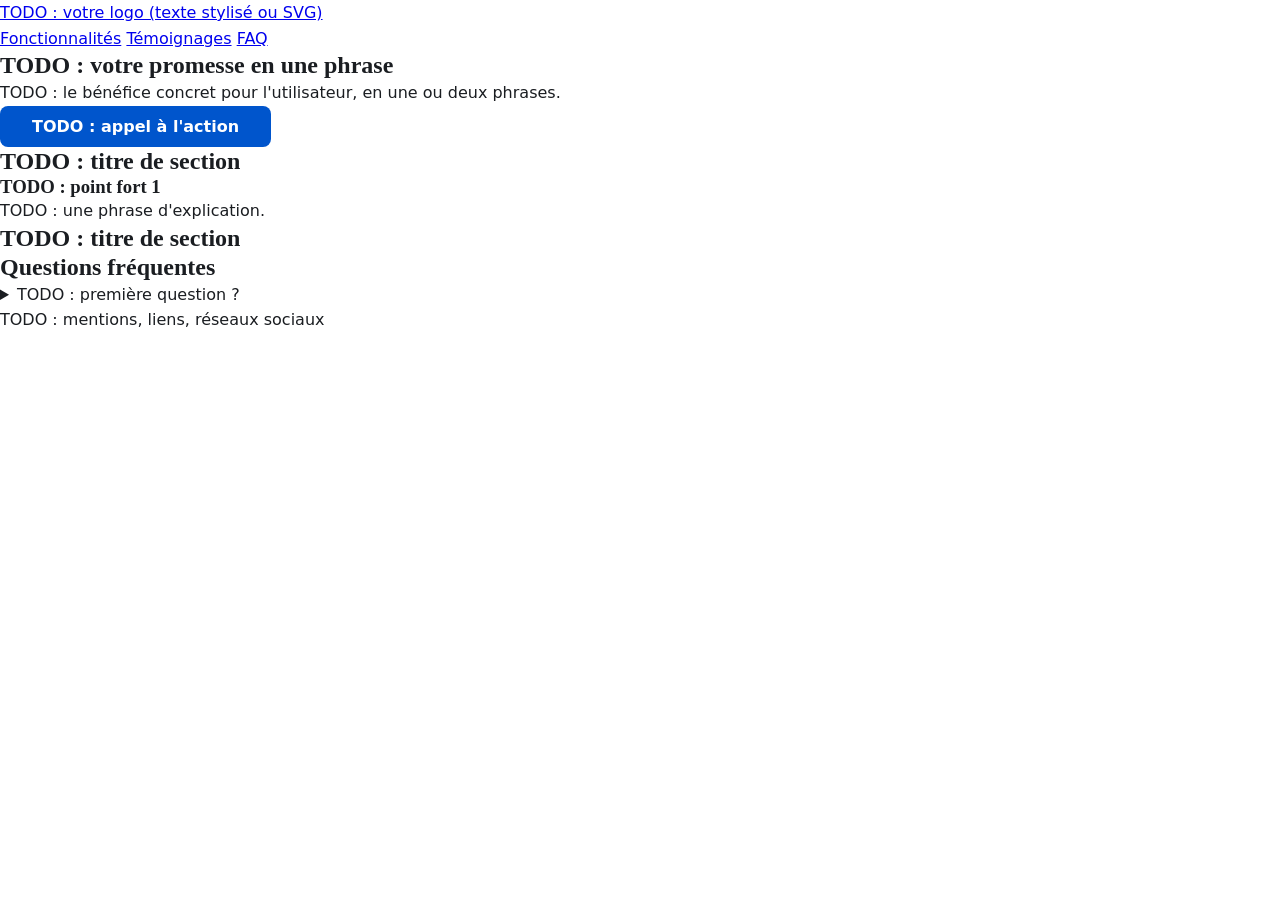
<file: exercices/landing-page/depart/index.html>
<!DOCTYPE html>
<html lang="fr">
<head>
  <meta charset="UTF-8">
  <meta name="viewport" content="width=device-width, initial-scale=1.0">
  <meta name="description" content="TODO : une phrase qui décrit votre produit (utile pour le SEO et le partage)">
  <title>TODO : Nom de votre produit</title>
  <link rel="stylesheet" href="styles.css">
</head>
<body>

  <!-- ===== HEADER : logo + navigation ===== -->
  <header class="header">
    <a class="header__logo" href="#">TODO : votre logo (texte stylisé ou SVG)</a>
    <nav class="header__nav" aria-label="Navigation principale">
      <a href="#features">Fonctionnalités</a>
      <a href="#temoignages">Témoignages</a>
      <a href="#faq">FAQ</a>
    </nav>
  </header>

  <main>

    <!-- ===== HERO : promesse + appel à l'action ===== -->
    <section class="hero">
      <h1 class="hero__titre">TODO : votre promesse en une phrase</h1>
      <p class="hero__soustitre">TODO : le bénéfice concret pour l'utilisateur, en une ou deux phrases.</p>
      <a class="btn btn--primaire" href="#">TODO : appel à l'action</a>
      <!-- Pensez à l'image ou l'illustration hero : format moderne, alt pertinent -->
    </section>

    <!-- ===== FEATURES : au moins 3 cartes en grille ===== -->
    <section class="features" id="features">
      <h2>TODO : titre de section</h2>
      <div class="features__grille">
        <article class="carte">
          <h3 class="carte__titre">TODO : point fort 1</h3>
          <p class="carte__texte">TODO : une phrase d'explication.</p>
        </article>
        <!-- TODO : dupliquez pour les points forts 2 et 3 -->
      </div>
    </section>

    <!-- ===== PREUVE SOCIALE : témoignages, chiffres ou logos ===== -->
    <section class="preuve" id="temoignages">
      <h2>TODO : titre de section</h2>
      <!-- TODO : au choix, blockquote de témoignages (avec cite),
           chiffres clés, ou rangée de logos partenaires -->
    </section>

    <!-- ===== FAQ : accordéon natif, zéro JavaScript ===== -->
    <section class="faq" id="faq">
      <h2>Questions fréquentes</h2>
      <details class="faq__item">
        <summary class="faq__question">TODO : première question ?</summary>
        <p class="faq__reponse">TODO : la réponse.</p>
      </details>
      <!-- TODO : au moins 3 questions au total -->
    </section>

  </main>

  <!-- ===== FOOTER ===== -->
  <footer class="footer">
    <p>TODO : mentions, liens, réseaux sociaux</p>
  </footer>

</body>
</html>
</file>
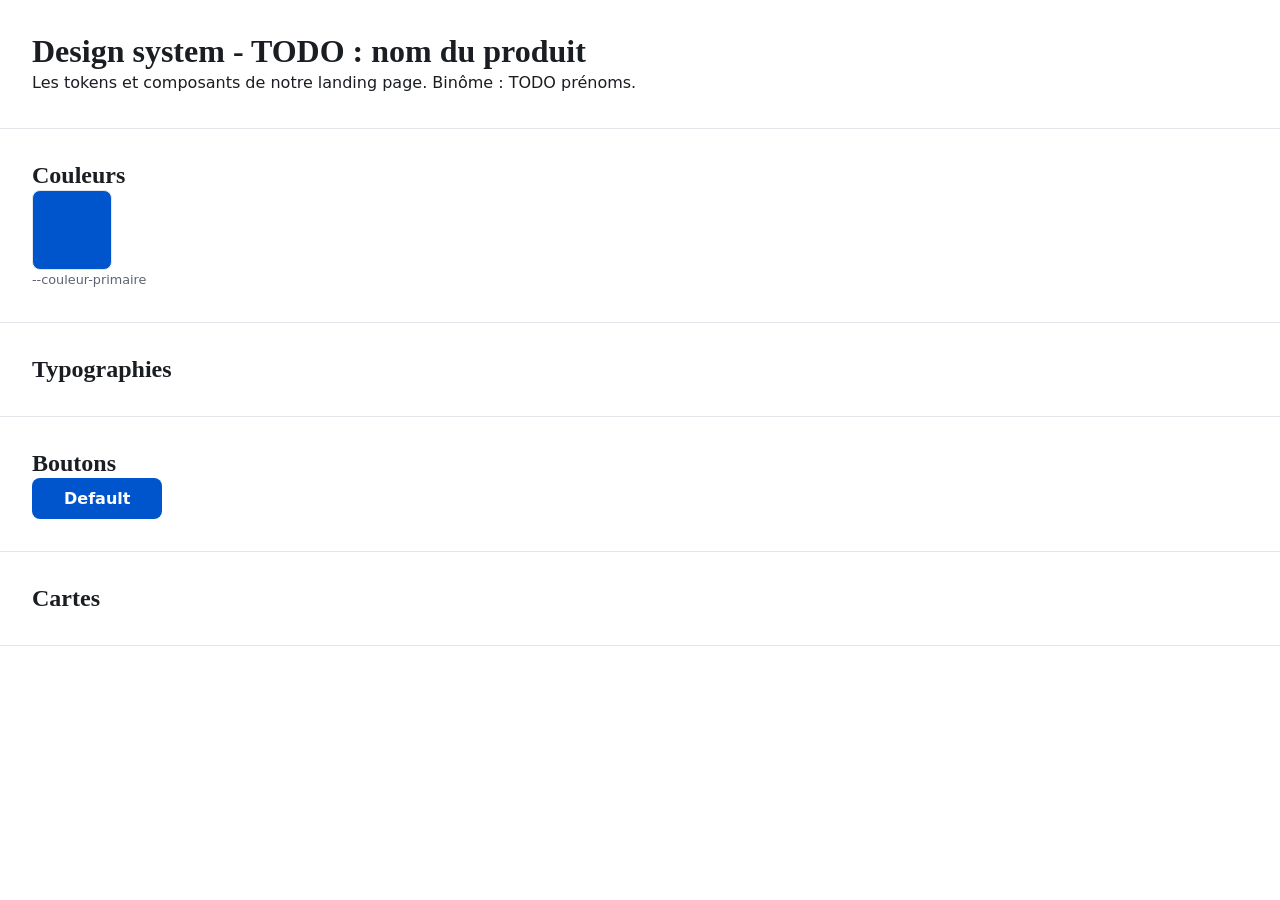
<file: exercices/landing-page/depart/styleguide.html>
<!DOCTYPE html>
<html lang="fr">
<head>
  <meta charset="UTF-8">
  <meta name="viewport" content="width=device-width, initial-scale=1.0">
  <title>Styleguide - TODO : nom de votre produit</title>
  <link rel="stylesheet" href="styles.css">
  <style>
    /* Styles propres au styleguide (pas à copier dans la landing) */
    .sg-section { padding: 32px; border-bottom: 1px solid var(--couleur-bordure); }
    .sg-rangee { display: flex; flex-wrap: wrap; gap: 16px; align-items: center; }
    .sg-pastille { width: 80px; height: 80px; border-radius: var(--rayon); border: 1px solid var(--couleur-bordure); }
    .sg-etiquette { font-size: 0.8rem; color: var(--couleur-texte-doux); }
  </style>
</head>
<body>

  <header class="sg-section">
    <h1>Design system - TODO : nom du produit</h1>
    <p>Les tokens et composants de notre landing page. Binôme : TODO prénoms.</p>
  </header>

  <main>

    <section class="sg-section">
      <h2>Couleurs</h2>
      <div class="sg-rangee">
        <figure>
          <div class="sg-pastille" style="background-color: var(--couleur-primaire)"></div>
          <figcaption class="sg-etiquette">--couleur-primaire</figcaption>
        </figure>
        <!-- TODO : une pastille par token de couleur -->
      </div>
    </section>

    <section class="sg-section">
      <h2>Typographies</h2>
      <!-- TODO : montrez vos deux familles, les niveaux de titres, le texte courant -->
    </section>

    <section class="sg-section">
      <h2>Boutons</h2>
      <div class="sg-rangee">
        <a class="btn btn--primaire" href="#">Default</a>
        <!-- TODO : montrez aussi les états hover (capture ou pseudo-classe forcée
             dans les DevTools), focus (Tab), et disabled -->
      </div>
    </section>

    <section class="sg-section">
      <h2>Cartes</h2>
      <!-- TODO : votre composant carte, seul, hors contexte -->
    </section>

  </main>

</body>
</html>
</file>
<file: exercices/landing-page/depart/styles.css>
/* ============================================================
   DESIGN TOKENS
   Toutes vos décisions de design vivent ici, et nulle part ailleurs.
   Règle d'or : aucune couleur, taille ou espacement "en dur" plus bas
   dans le fichier - uniquement des var(--...).
   ============================================================ */
:root {
  /* Couleurs - TODO : remplacez par votre palette */
  --couleur-fond:        #ffffff;
  --couleur-surface:     #f5f6f8;   /* fond des cartes */
  --couleur-texte:       #1a1d21;
  --couleur-texte-doux:  #5c6470;
  --couleur-primaire:    #0055cc;   /* boutons, liens, accents */
  --couleur-primaire-hover: #0044a3;
  --couleur-bordure:     #e2e6ea;

  /* Typographie - TODO : 2 familles Google Fonts maximum */
  --police-titres: Georgia, serif;
  --police-texte:  system-ui, sans-serif;

  /* Échelle d'espacement - gardez-la, elle suffit à 95 % des cas */
  --espace-xs: 4px;
  --espace-s:  8px;
  --espace-m:  16px;
  --espace-l:  32px;
  --espace-xl: 64px;

  /* Divers */
  --rayon: 8px;
  --largeur-contenu: 1100px;
}

/* Mode sombre : on ne redéfinit QUE les tokens de couleur.
   Si votre page casse ici, c'est qu'une couleur est en dur quelque part. */
@media (prefers-color-scheme: dark) {
  :root {
    --couleur-fond:        #101418;
    --couleur-surface:     #1a2027;
    --couleur-texte:       #e6e9ec;
    --couleur-texte-doux:  #9aa4af;
    --couleur-primaire:    #4d94ff;
    --couleur-primaire-hover: #77adff;
    --couleur-bordure:     #2a323b;
  }
}

/* ============================================================
   BASE
   ============================================================ */
*,
*::before,
*::after {
  box-sizing: border-box;
  margin: 0;
  padding: 0;
}

body {
  font-family: var(--police-texte);
  color: var(--couleur-texte);
  background-color: var(--couleur-fond);
  line-height: 1.6;
}

h1, h2, h3 {
  font-family: var(--police-titres);
  line-height: 1.2;
}

img {
  max-width: 100%;
  height: auto;
}

/* Focus visible : ne le supprimez JAMAIS, personnalisez-le */
:focus-visible {
  outline: 3px solid var(--couleur-primaire);
  outline-offset: 2px;
}

/* ============================================================
   COMPOSANTS
   TODO : à vous de jouer. Rappels :
   - mobile-first : les styles de base sont pour 375 px,
     les media queries (min-width) adaptent pour les grands écrans
   - layout : flexbox pour les rangées (header...),
     grid pour les grilles de cartes
   - chaque composant documenté dans styleguide.html
   ============================================================ */

.btn {
  display: inline-block;
  padding: var(--espace-s) var(--espace-l);
  border-radius: var(--rayon);
  text-decoration: none;
  font-weight: 600;
}

.btn--primaire {
  background-color: var(--couleur-primaire);
  color: var(--couleur-fond);
}

.btn--primaire:hover {
  background-color: var(--couleur-primaire-hover);
}

/* TODO : état disabled du bouton (pour le styleguide) */

/* TODO : .header en flexbox (logo à gauche, nav à droite) */

/* TODO : .hero */

/* TODO : .features__grille en grid
   Astuce : grid-template-columns: repeat(auto-fit, minmax(250px, 1fr));
   donne une grille responsive sans aucune media query */

/* TODO : .carte */

/* TODO : .faq__item avec details/summary */

/* TODO : .footer */

/* ============================================================
   MEDIA QUERIES - adaptations pour tablette et desktop
   ============================================================ */
@media (min-width: 768px) {
  /* TODO */
}
</file>
